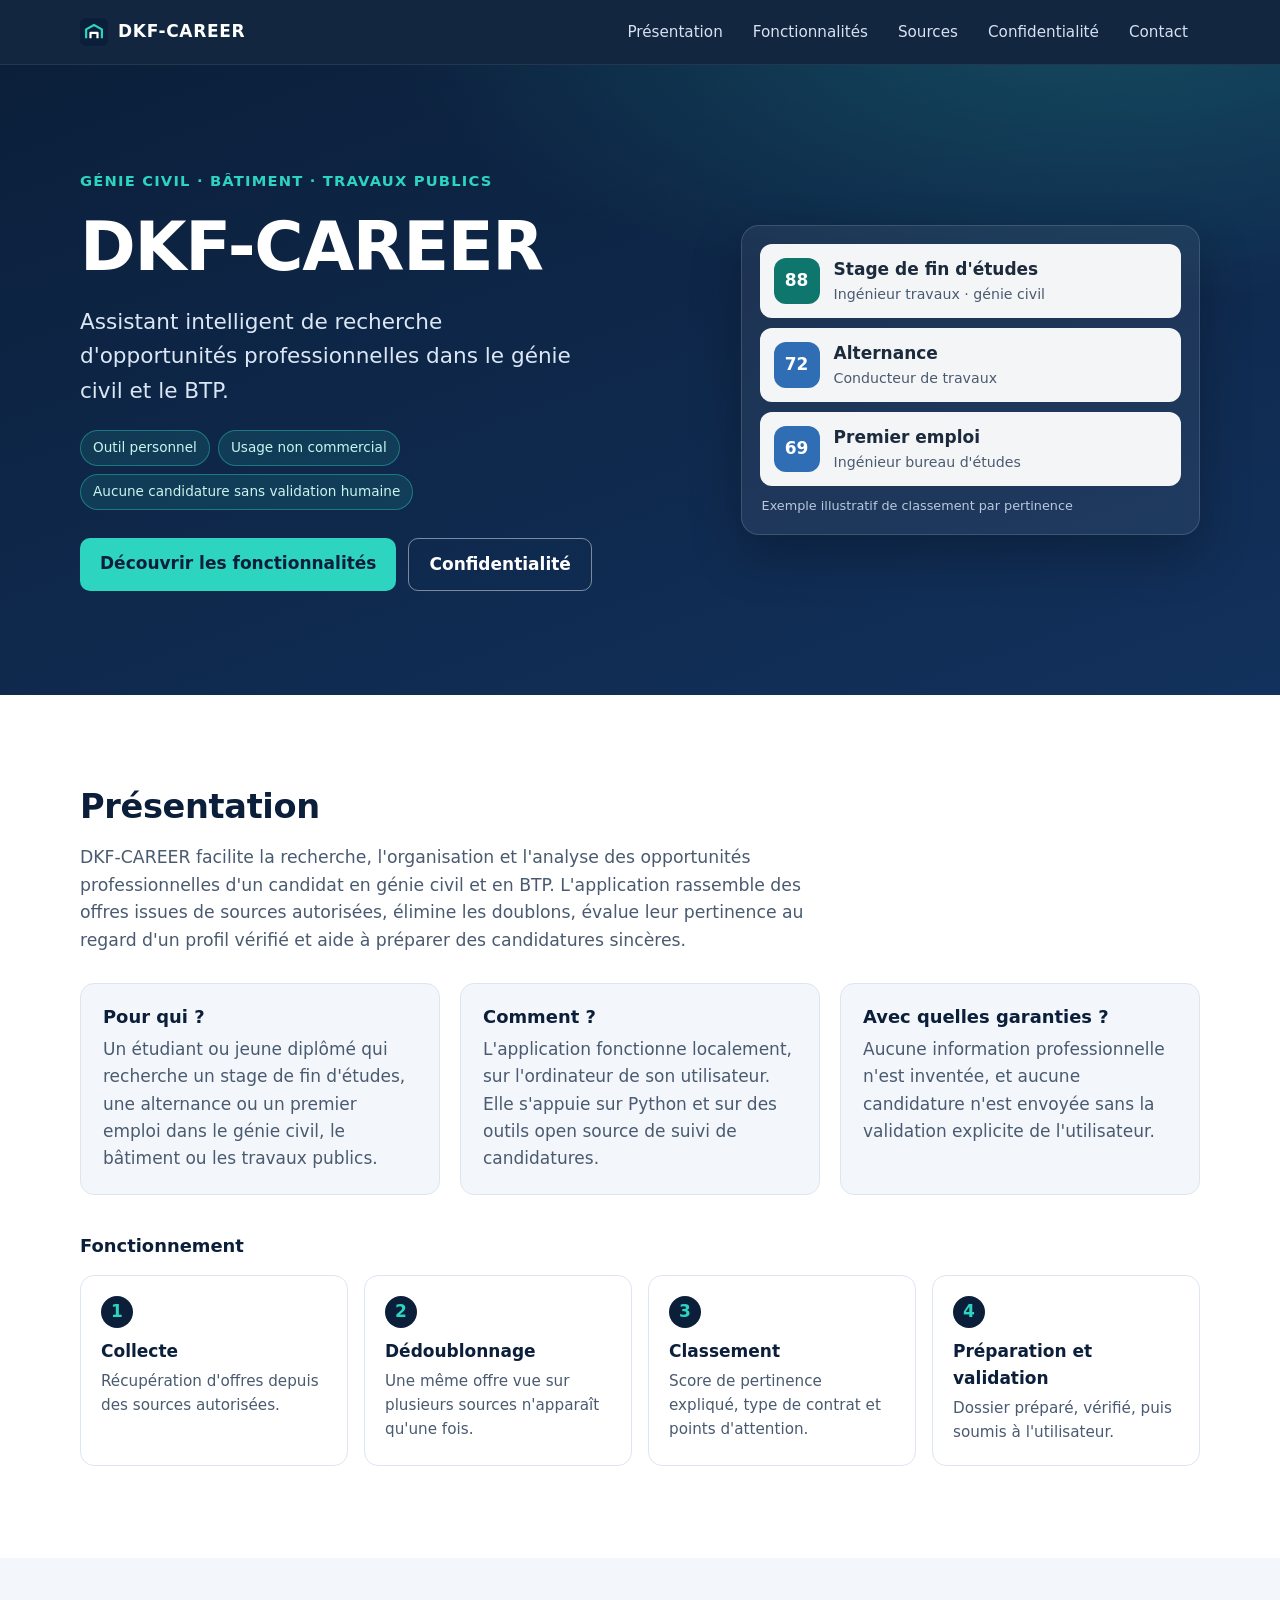
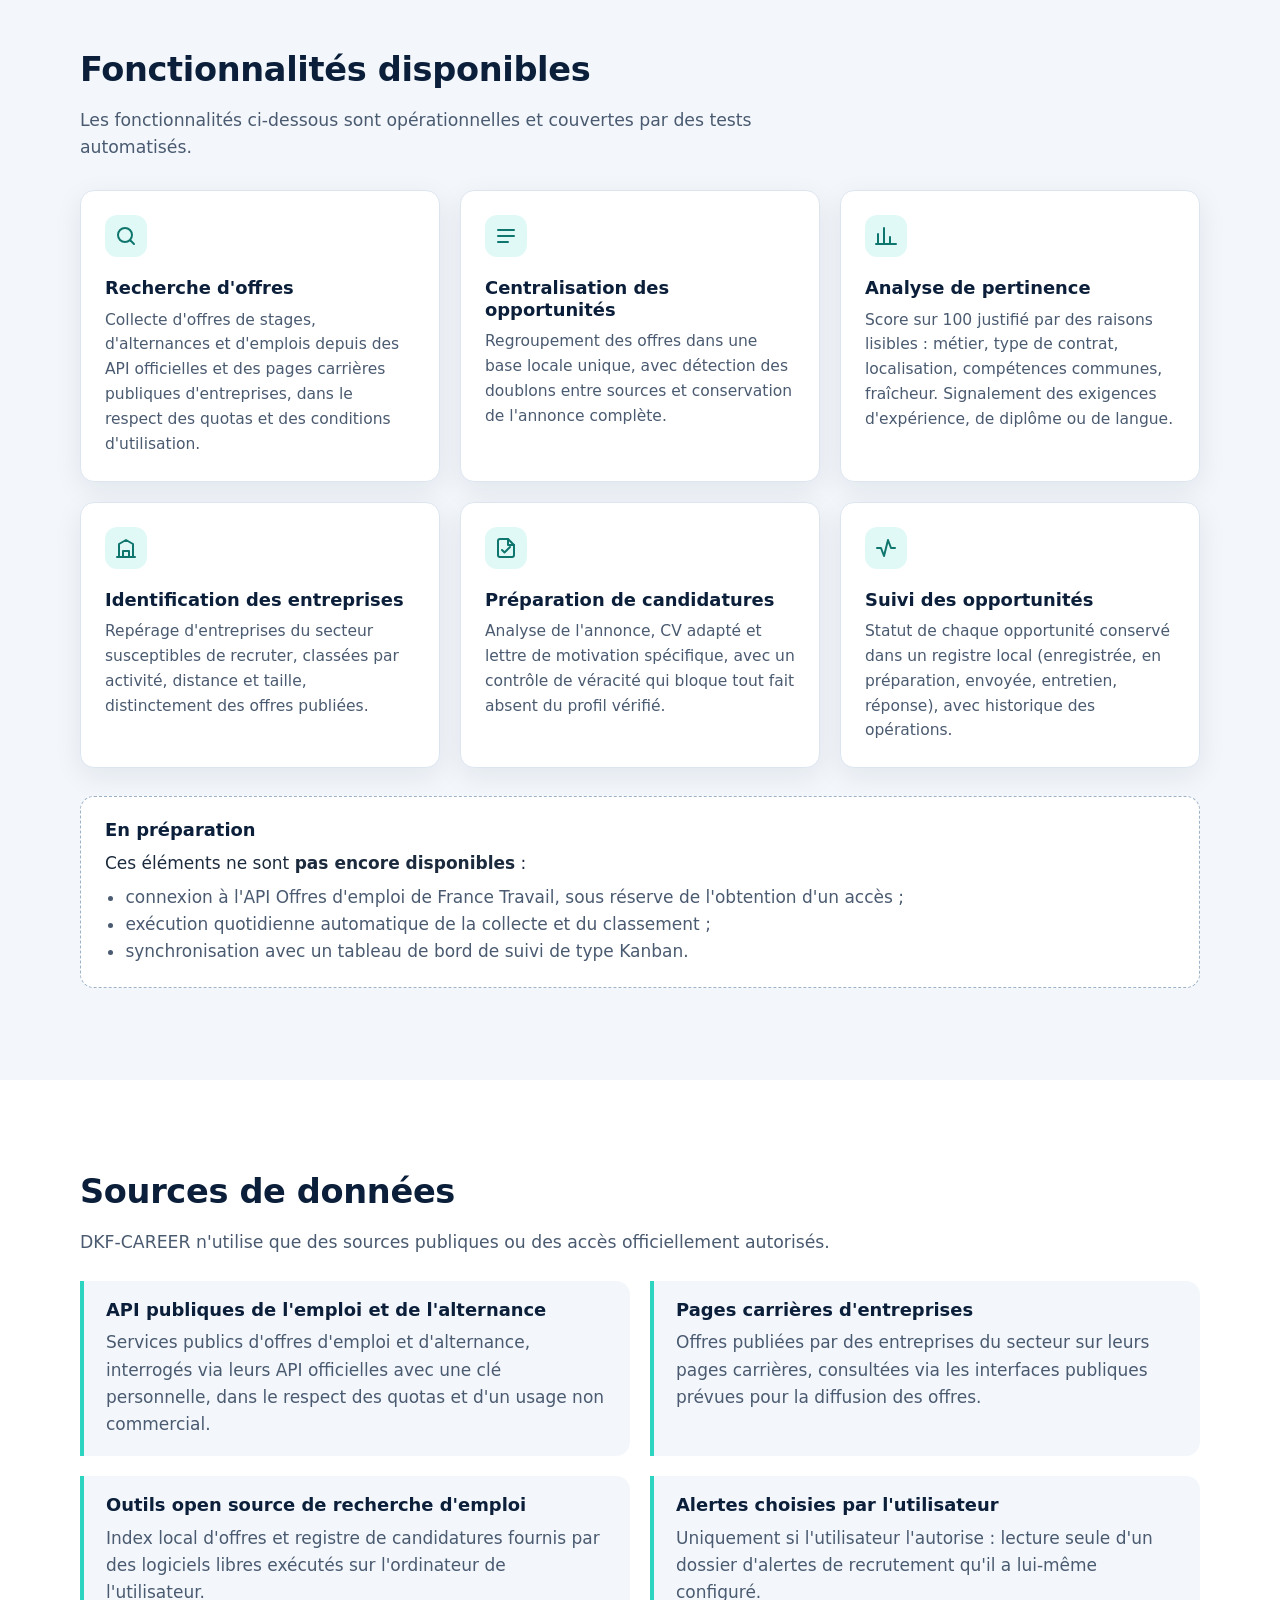
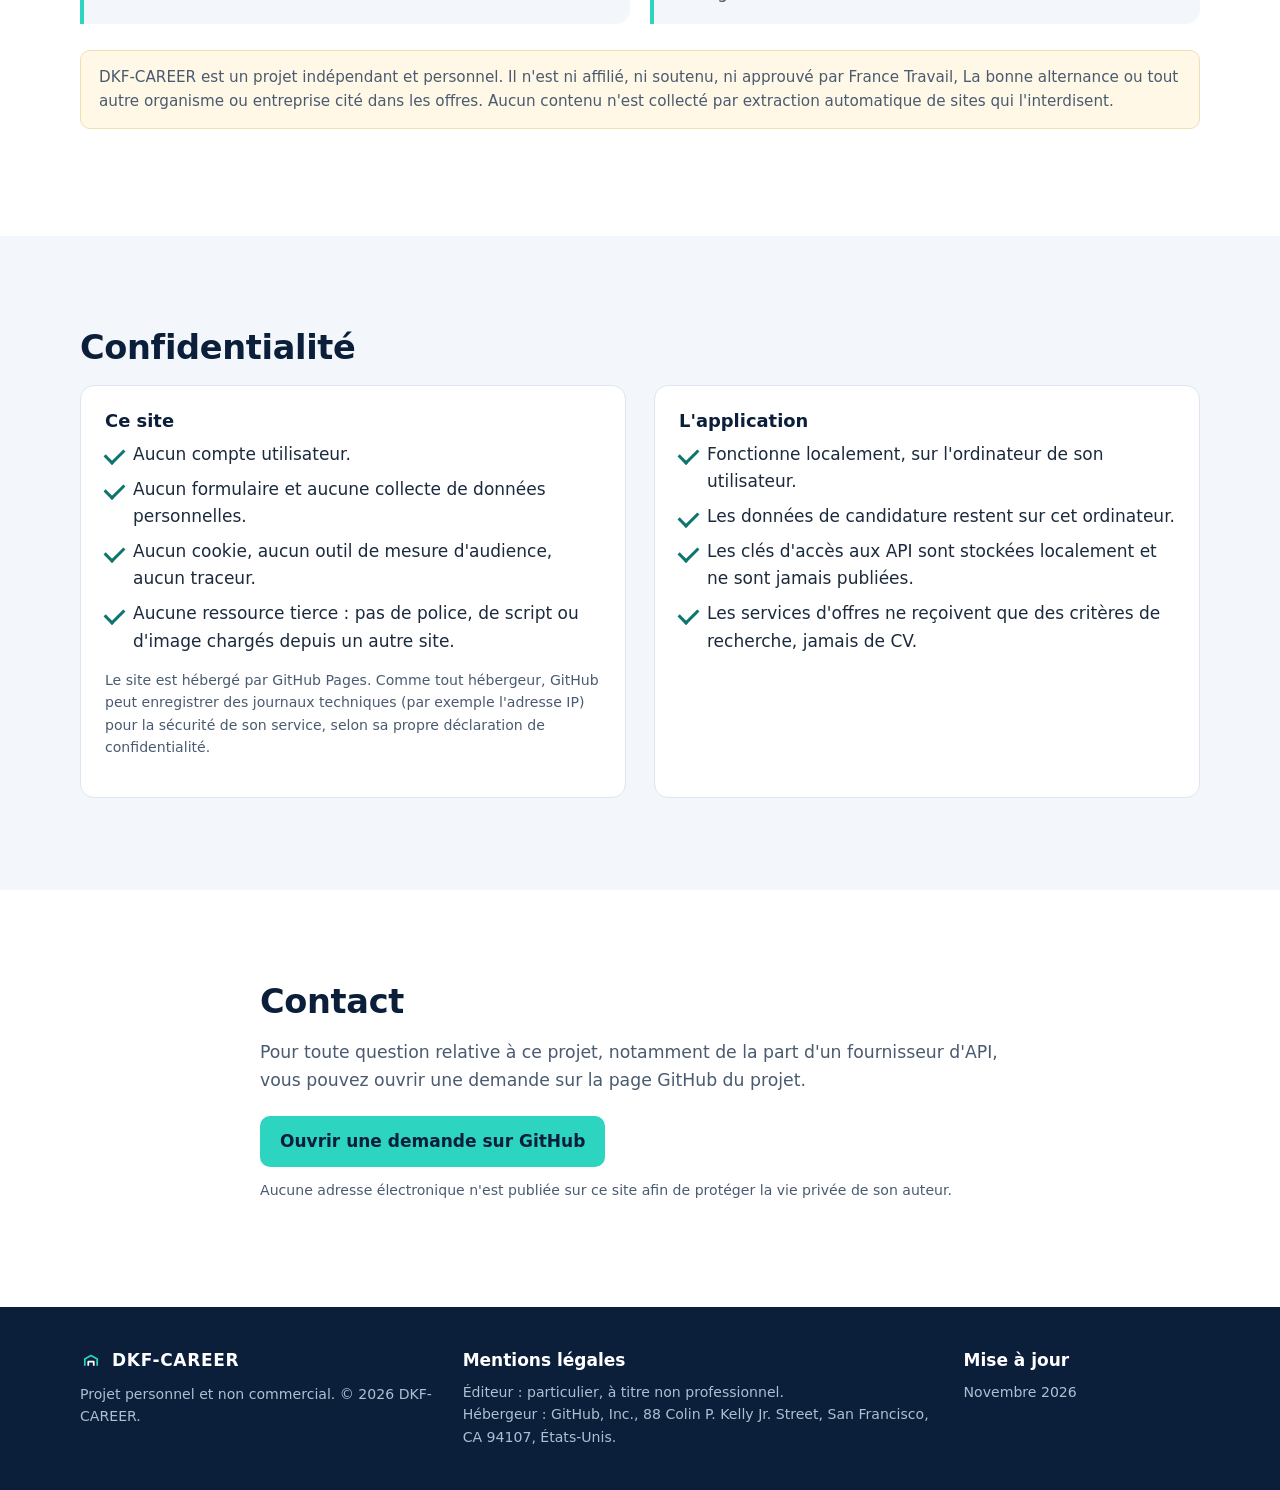
<file: index.html>
<!doctype html>
<html lang="fr">
<head>
  <meta charset="utf-8">
  <meta name="viewport" content="width=device-width, initial-scale=1">
  <meta http-equiv="Content-Security-Policy" content="default-src 'none'; style-src 'self'; img-src 'self' data:; base-uri 'none'; form-action 'none'">
  <meta name="referrer" content="no-referrer">
  <title>DKF-CAREER : assistant de recherche d'opportunités en génie civil et BTP</title>
  <meta name="description" content="DKF-CAREER est un assistant personnel de recherche, d'organisation et d'analyse d'opportunités professionnelles (stages de fin d'études, alternances, premiers emplois) dans le génie civil et le BTP.">
  <meta name="theme-color" content="#0b1f3a">
  <link rel="icon" href="assets/favicon.svg" type="image/svg+xml">
  <link rel="stylesheet" href="assets/style.css">
</head>
<body>
  <a class="evitement" href="#contenu">Aller au contenu</a>

  <header class="entete">
    <div class="conteneur entete__barre">
      <a class="logo" href="#accueil" aria-label="DKF-CAREER, retour à l'accueil">
        <img src="assets/favicon.svg" alt="" width="28" height="28">
        <span>DKF-CAREER</span>
      </a>
      <nav aria-label="Navigation principale">
        <ul class="nav">
          <li><a href="#presentation">Présentation</a></li>
          <li><a href="#fonctionnalites">Fonctionnalités</a></li>
          <li><a href="#sources">Sources</a></li>
          <li><a href="#confidentialite">Confidentialité</a></li>
          <li><a href="#contact">Contact</a></li>
        </ul>
      </nav>
    </div>
  </header>

  <main id="contenu">
    <!-- A. ACCUEIL -->
    <section id="accueil" class="hero">
      <div class="conteneur hero__grille">
        <div>
          <p class="surtitre">Génie civil · Bâtiment · Travaux publics</p>
          <h1>DKF-CAREER</h1>
          <p class="hero__sous-titre">Assistant intelligent de recherche d'opportunités professionnelles dans le génie civil et le BTP.</p>
          <ul class="pastilles" aria-label="Principes">
            <li>Outil personnel</li>
            <li>Usage non commercial</li>
            <li>Aucune candidature sans validation humaine</li>
          </ul>
          <div class="actions">
            <a class="bouton bouton--plein" href="#fonctionnalites">Découvrir les fonctionnalités</a>
            <a class="bouton bouton--contour" href="#confidentialite">Confidentialité</a>
          </div>
        </div>
        <div class="hero__carte" aria-hidden="true">
          <div class="carte-demo">
            <div class="carte-demo__ligne"><span class="score">88</span><div><strong>Stage de fin d'études</strong><small>Ingénieur travaux · génie civil</small></div></div>
            <div class="carte-demo__ligne"><span class="score score--moyen">72</span><div><strong>Alternance</strong><small>Conducteur de travaux</small></div></div>
            <div class="carte-demo__ligne"><span class="score score--moyen">69</span><div><strong>Premier emploi</strong><small>Ingénieur bureau d'études</small></div></div>
            <p class="carte-demo__legende">Exemple illustratif de classement par pertinence</p>
          </div>
        </div>
      </div>
    </section>

    <!-- B. PRÉSENTATION -->
    <section id="presentation" class="section">
      <div class="conteneur">
        <h2>Présentation</h2>
        <p class="chapeau">DKF-CAREER facilite la recherche, l'organisation et l'analyse des opportunités professionnelles d'un candidat en génie civil et en BTP. L'application rassemble des offres issues de sources autorisées, élimine les doublons, évalue leur pertinence au regard d'un profil vérifié et aide à préparer des candidatures sincères.</p>
        <div class="trio">
          <div class="trio__case"><h3>Pour qui ?</h3><p>Un étudiant ou jeune diplômé qui recherche un stage de fin d'études, une alternance ou un premier emploi dans le génie civil, le bâtiment ou les travaux publics.</p></div>
          <div class="trio__case"><h3>Comment ?</h3><p>L'application fonctionne localement, sur l'ordinateur de son utilisateur. Elle s'appuie sur Python et sur des outils open source de suivi de candidatures.</p></div>
          <div class="trio__case"><h3>Avec quelles garanties ?</h3><p>Aucune information professionnelle n'est inventée, et aucune candidature n'est envoyée sans la validation explicite de l'utilisateur.</p></div>
        </div>

        <h3 class="sous-titre-section">Fonctionnement</h3>
        <ol class="etapes">
          <li><span>1</span><strong>Collecte</strong><p>Récupération d'offres depuis des sources autorisées.</p></li>
          <li><span>2</span><strong>Dédoublonnage</strong><p>Une même offre vue sur plusieurs sources n'apparaît qu'une fois.</p></li>
          <li><span>3</span><strong>Classement</strong><p>Score de pertinence expliqué, type de contrat et points d'attention.</p></li>
          <li><span>4</span><strong>Préparation et validation</strong><p>Dossier préparé, vérifié, puis soumis à l'utilisateur.</p></li>
        </ol>
      </div>
    </section>

    <!-- C. FONCTIONNALITÉS -->
    <section id="fonctionnalites" class="section section--claire">
      <div class="conteneur">
        <h2>Fonctionnalités disponibles</h2>
        <p class="chapeau">Les fonctionnalités ci-dessous sont opérationnelles et couvertes par des tests automatisés.</p>
        <div class="grille-cartes">
          <article class="carte">
            <svg class="icone" viewBox="0 0 24 24" aria-hidden="true"><circle cx="11" cy="11" r="7"/><path d="m20 20-3.5-3.5"/></svg>
            <h3>Recherche d'offres</h3>
            <p>Collecte d'offres de stages, d'alternances et d'emplois depuis des API officielles et des pages carrières publiques d'entreprises, dans le respect des quotas et des conditions d'utilisation.</p>
          </article>
          <article class="carte">
            <svg class="icone" viewBox="0 0 24 24" aria-hidden="true"><path d="M4 6h16M4 12h16M4 18h10"/></svg>
            <h3>Centralisation des opportunités</h3>
            <p>Regroupement des offres dans une base locale unique, avec détection des doublons entre sources et conservation de l'annonce complète.</p>
          </article>
          <article class="carte">
            <svg class="icone" viewBox="0 0 24 24" aria-hidden="true"><path d="M4 20V10M10 20V4M16 20v-7M22 20H2"/></svg>
            <h3>Analyse de pertinence</h3>
            <p>Score sur 100 justifié par des raisons lisibles : métier, type de contrat, localisation, compétences communes, fraîcheur. Signalement des exigences d'expérience, de diplôme ou de langue.</p>
          </article>
          <article class="carte">
            <svg class="icone" viewBox="0 0 24 24" aria-hidden="true"><path d="M3 21h18M5 21V8l7-4 7 4v13M9 21v-6h6v6"/></svg>
            <h3>Identification des entreprises</h3>
            <p>Repérage d'entreprises du secteur susceptibles de recruter, classées par activité, distance et taille, distinctement des offres publiées.</p>
          </article>
          <article class="carte">
            <svg class="icone" viewBox="0 0 24 24" aria-hidden="true"><path d="M14 3H6a2 2 0 0 0-2 2v14a2 2 0 0 0 2 2h12a2 2 0 0 0 2-2V9z"/><path d="M14 3v6h6M8 14l2.5 2.5L16 11"/></svg>
            <h3>Préparation de candidatures</h3>
            <p>Analyse de l'annonce, CV adapté et lettre de motivation spécifique, avec un contrôle de véracité qui bloque tout fait absent du profil vérifié.</p>
          </article>
          <article class="carte">
            <svg class="icone" viewBox="0 0 24 24" aria-hidden="true"><path d="M3 12h4l3 8 4-16 3 8h4"/></svg>
            <h3>Suivi des opportunités</h3>
            <p>Statut de chaque opportunité conservé dans un registre local (enregistrée, en préparation, envoyée, entretien, réponse), avec historique des opérations.</p>
          </article>
        </div>

        <div class="encart">
          <h3>En préparation</h3>
          <p>Ces éléments ne sont <strong>pas encore disponibles</strong> :</p>
          <ul>
            <li>connexion à l'API Offres d'emploi de France Travail, sous réserve de l'obtention d'un accès ;</li>
            <li>exécution quotidienne automatique de la collecte et du classement ;</li>
            <li>synchronisation avec un tableau de bord de suivi de type Kanban.</li>
          </ul>
        </div>
      </div>
    </section>

    <!-- D. SOURCES -->
    <section id="sources" class="section">
      <div class="conteneur">
        <h2>Sources de données</h2>
        <p class="chapeau">DKF-CAREER n'utilise que des sources publiques ou des accès officiellement autorisés.</p>
        <div class="grille-sources">
          <div class="source"><h3>API publiques de l'emploi et de l'alternance</h3><p>Services publics d'offres d'emploi et d'alternance, interrogés via leurs API officielles avec une clé personnelle, dans le respect des quotas et d'un usage non commercial.</p></div>
          <div class="source"><h3>Pages carrières d'entreprises</h3><p>Offres publiées par des entreprises du secteur sur leurs pages carrières, consultées via les interfaces publiques prévues pour la diffusion des offres.</p></div>
          <div class="source"><h3>Outils open source de recherche d'emploi</h3><p>Index local d'offres et registre de candidatures fournis par des logiciels libres exécutés sur l'ordinateur de l'utilisateur.</p></div>
          <div class="source"><h3>Alertes choisies par l'utilisateur</h3><p>Uniquement si l'utilisateur l'autorise : lecture seule d'un dossier d'alertes de recrutement qu'il a lui-même configuré.</p></div>
        </div>
        <p class="avertissement">DKF-CAREER est un projet indépendant et personnel. Il n'est ni affilié, ni soutenu, ni approuvé par France Travail, La bonne alternance ou tout autre organisme ou entreprise cité dans les offres. Aucun contenu n'est collecté par extraction automatique de sites qui l'interdisent.</p>
      </div>
    </section>

    <!-- E. CONFIDENTIALITÉ -->
    <section id="confidentialite" class="section section--claire">
      <div class="conteneur">
        <h2>Confidentialité</h2>
        <div class="deux-colonnes">
          <div>
            <h3>Ce site</h3>
            <ul class="liste-coches">
              <li>Aucun compte utilisateur.</li>
              <li>Aucun formulaire et aucune collecte de données personnelles.</li>
              <li>Aucun cookie, aucun outil de mesure d'audience, aucun traceur.</li>
              <li>Aucune ressource tierce : pas de police, de script ou d'image chargés depuis un autre site.</li>
            </ul>
            <p class="petit">Le site est hébergé par GitHub Pages. Comme tout hébergeur, GitHub peut enregistrer des journaux techniques (par exemple l'adresse IP) pour la sécurité de son service, selon sa propre déclaration de confidentialité.</p>
          </div>
          <div>
            <h3>L'application</h3>
            <ul class="liste-coches">
              <li>Fonctionne localement, sur l'ordinateur de son utilisateur.</li>
              <li>Les données de candidature restent sur cet ordinateur.</li>
              <li>Les clés d'accès aux API sont stockées localement et ne sont jamais publiées.</li>
              <li>Les services d'offres ne reçoivent que des critères de recherche, jamais de CV.</li>
            </ul>
          </div>
        </div>
      </div>
    </section>

    <!-- F. CONTACT -->
    <section id="contact" class="section">
      <div class="conteneur conteneur--etroit">
        <h2>Contact</h2>
        <p class="chapeau">Pour toute question relative à ce projet, notamment de la part d'un fournisseur d'API, vous pouvez ouvrir une demande sur la page GitHub du projet.</p>
        <a class="bouton bouton--plein" href="https://github.com/kdjimi/dkf-career-site/issues" rel="noopener noreferrer">Ouvrir une demande sur GitHub</a>
        <p class="petit">Aucune adresse électronique n'est publiée sur ce site afin de protéger la vie privée de son auteur.</p>
      </div>
    </section>
  </main>

  <footer class="pied">
    <div class="conteneur pied__grille">
      <div>
        <p class="logo logo--pied"><img src="assets/favicon.svg" alt="" width="22" height="22"> <span>DKF-CAREER</span></p>
        <p class="petit">Projet personnel et non commercial. © 2026 DKF-CAREER.</p>
      </div>
      <div>
        <p class="pied__titre">Mentions légales</p>
        <p class="petit">Éditeur : particulier, à titre non professionnel.<br>Hébergeur : GitHub, Inc., 88 Colin P. Kelly Jr. Street, San Francisco, CA 94107, États-Unis.</p>
      </div>
      <div>
        <p class="pied__titre">Mise à jour</p>
        <p class="petit">Novembre 2026</p>
      </div>
    </div>
  </footer>
</body>
</html>
</file>
<file: assets/style.css>
/* DKF-CAREER : site vitrine statique. Aucune ressource externe. */
:root {
  --marine: #0b1f3a;
  --marine-2: #12315c;
  --turquoise: #2dd4bf;
  --turquoise-fonce: #0f766e;
  --texte: #1c2a3d;
  --texte-doux: #4a5a70;
  --fond: #ffffff;
  --fond-clair: #f3f7fb;
  --bord: #dde6f0;
  --rayon: 14px;
  --ombre: 0 8px 28px rgba(11, 31, 58, .08);
  --police: "Inter", "Segoe UI Variable", "Segoe UI", system-ui, -apple-system, "Helvetica Neue", Roboto, Arial, sans-serif;
}

* { box-sizing: border-box; }
html { scroll-behavior: smooth; scroll-padding-top: 76px; }
@media (prefers-reduced-motion: reduce) { html { scroll-behavior: auto; } }
body { margin: 0; font-family: var(--police); color: var(--texte); background: var(--fond); line-height: 1.6; font-size: 17px; }
img { max-width: 100%; }
h1, h2, h3 { line-height: 1.2; color: var(--marine); margin: 0 0 .5em; }
h2 { font-size: clamp(1.6rem, 3vw, 2.1rem); letter-spacing: -.01em; }
h3 { font-size: 1.12rem; }
p { margin: 0 0 1em; }
a { color: var(--turquoise-fonce); }
a:focus-visible, .bouton:focus-visible { outline: 3px solid var(--turquoise); outline-offset: 3px; border-radius: 6px; }

.conteneur { width: min(1120px, 100% - 32px); margin-inline: auto; }
.conteneur--etroit { width: min(760px, 100% - 32px); }
.evitement { position: absolute; left: -9999px; }
.evitement:focus { left: 16px; top: 12px; z-index: 100; background: #fff; padding: 8px 12px; border-radius: 8px; }

/* En-tête */
.entete { position: sticky; top: 0; z-index: 50; background: rgba(11, 31, 58, .97); border-bottom: 1px solid rgba(255,255,255,.08); }
.entete__barre { display: flex; align-items: center; justify-content: space-between; gap: 16px; min-height: 64px; }
.logo { display: inline-flex; align-items: center; gap: 10px; color: #fff; font-weight: 800; letter-spacing: .04em; text-decoration: none; }
.nav { display: flex; gap: 6px; list-style: none; margin: 0; padding: 0; }
.nav a { color: #d6e2f0; text-decoration: none; font-size: .95rem; padding: 8px 12px; border-radius: 8px; white-space: nowrap; }
.nav a:hover { color: #fff; background: rgba(255,255,255,.08); }

/* Accueil */
.hero { background: radial-gradient(1200px 500px at 85% -10%, rgba(45,212,191,.22), transparent 60%), linear-gradient(160deg, var(--marine) 0%, var(--marine-2) 100%); color: #fff; padding: clamp(56px, 9vw, 104px) 0; }
.hero__grille { display: grid; grid-template-columns: 1.2fr .9fr; gap: 48px; align-items: center; }
.surtitre { color: var(--turquoise); font-weight: 600; font-size: .92rem; letter-spacing: .08em; text-transform: uppercase; }
.hero h1 { color: #fff; font-size: clamp(2.6rem, 7vw, 4.2rem); letter-spacing: -.02em; margin-bottom: .25em; }
.hero__sous-titre { font-size: clamp(1.1rem, 2.2vw, 1.35rem); color: #dbe7f5; max-width: 38ch; }
.pastilles { display: flex; flex-wrap: wrap; gap: 8px; list-style: none; padding: 0; margin: 22px 0 28px; }
.pastilles li { font-size: .85rem; padding: 6px 12px; border-radius: 999px; background: rgba(45,212,191,.12); border: 1px solid rgba(45,212,191,.4); color: #c9f5ee; }
.actions { display: flex; flex-wrap: wrap; gap: 12px; }
.bouton { display: inline-block; padding: 12px 20px; border-radius: 10px; font-weight: 600; text-decoration: none; transition: transform .15s ease, background .15s ease; }
.bouton:hover { transform: translateY(-1px); }
.bouton--plein { background: var(--turquoise); color: var(--marine); }
.bouton--plein:hover { background: #5eead4; }
.bouton--contour { border: 1px solid rgba(255,255,255,.45); color: #fff; }
.section .bouton--plein { margin: 4px 0 12px; }

.carte-demo { background: rgba(255,255,255,.06); border: 1px solid rgba(255,255,255,.14); border-radius: 18px; padding: 18px; box-shadow: 0 20px 50px rgba(0,0,0,.25); }
.carte-demo__ligne { display: flex; align-items: center; gap: 14px; background: rgba(255,255,255,.95); color: var(--texte); border-radius: 12px; padding: 12px 14px; margin-bottom: 10px; }
.carte-demo__ligne small { display: block; color: var(--texte-doux); }
.score { flex: 0 0 auto; width: 46px; height: 46px; display: grid; place-items: center; border-radius: 12px; font-weight: 800; color: #fff; background: var(--turquoise-fonce); }
.score--moyen { background: #2f6db5; }
.carte-demo__legende { margin: 6px 2px 0; font-size: .8rem; color: #b8c9dd; }

/* Sections */
.section { padding: clamp(56px, 8vw, 92px) 0; }
.section--claire { background: var(--fond-clair); }
.chapeau { font-size: 1.08rem; color: var(--texte-doux); max-width: 70ch; }
.sous-titre-section { margin-top: 40px; }

.trio { display: grid; grid-template-columns: repeat(3, 1fr); gap: 20px; margin-top: 28px; }
.trio__case { background: var(--fond-clair); border: 1px solid var(--bord); border-radius: var(--rayon); padding: 22px; }
.trio__case p { margin: 0; color: var(--texte-doux); }

.etapes { list-style: none; padding: 0; margin: 18px 0 0; display: grid; grid-template-columns: repeat(4, 1fr); gap: 16px; counter-reset: etape; }
.etapes li { position: relative; background: #fff; border: 1px solid var(--bord); border-radius: var(--rayon); padding: 20px; }
.etapes span { display: inline-grid; place-items: center; width: 32px; height: 32px; border-radius: 50%; background: var(--marine); color: var(--turquoise); font-weight: 800; margin-bottom: 10px; }
.etapes strong { display: block; color: var(--marine); margin-bottom: 4px; }
.etapes p { margin: 0; color: var(--texte-doux); font-size: .95rem; }

.grille-cartes { display: grid; grid-template-columns: repeat(3, 1fr); gap: 20px; margin-top: 28px; }
.carte { background: #fff; border: 1px solid var(--bord); border-radius: var(--rayon); padding: 24px; box-shadow: var(--ombre); }
.carte p { margin: 0; color: var(--texte-doux); font-size: .97rem; }
.icone { width: 42px; height: 42px; padding: 9px; border-radius: 12px; background: rgba(45,212,191,.14); stroke: var(--turquoise-fonce); stroke-width: 2; fill: none; stroke-linecap: round; stroke-linejoin: round; margin-bottom: 12px; }

.encart { margin-top: 28px; border: 1px dashed #9fb3c8; border-radius: var(--rayon); padding: 22px 24px; background: #fff; }
.encart ul { margin: 0; padding-left: 1.2em; color: var(--texte-doux); }
.encart p { margin-bottom: .4em; }

.grille-sources { display: grid; grid-template-columns: repeat(2, 1fr); gap: 20px; margin-top: 24px; }
.source { border-left: 4px solid var(--turquoise); background: var(--fond-clair); border-radius: 0 var(--rayon) var(--rayon) 0; padding: 18px 22px; }
.source p { margin: 0; color: var(--texte-doux); }
.avertissement { margin-top: 26px; font-size: .95rem; color: var(--texte-doux); background: #fff8e6; border: 1px solid #f1dfb0; border-radius: 10px; padding: 14px 18px; }

.deux-colonnes { display: grid; grid-template-columns: 1fr 1fr; gap: 28px; margin-top: 12px; }
.deux-colonnes > div { background: #fff; border: 1px solid var(--bord); border-radius: var(--rayon); padding: 24px; }
.liste-coches { list-style: none; padding: 0; margin: 0 0 14px; }
.liste-coches li { position: relative; padding-left: 28px; margin-bottom: 8px; }
.liste-coches li::before { content: ""; position: absolute; left: 0; top: .45em; width: 16px; height: 9px; border-left: 3px solid var(--turquoise-fonce); border-bottom: 3px solid var(--turquoise-fonce); transform: rotate(-45deg); }
.petit { font-size: .88rem; color: var(--texte-doux); }

/* Pied de page */
.pied { background: var(--marine); color: #c6d4e5; padding: 40px 0 28px; }
.pied .petit { color: #aebfd3; }
.pied__grille { display: grid; grid-template-columns: 1.2fr 1.6fr .8fr; gap: 28px; }
.pied__titre { color: #fff; font-weight: 700; margin-bottom: 6px; }
.logo--pied { margin-bottom: 8px; }

/* Tablette */
@media (max-width: 960px) {
  .hero__grille { grid-template-columns: 1fr; }
  .hero__carte { max-width: 520px; }
  .grille-cartes { grid-template-columns: repeat(2, 1fr); }
  .etapes { grid-template-columns: repeat(2, 1fr); }
  .pied__grille { grid-template-columns: 1fr 1fr; }
}
/* Téléphone */
@media (max-width: 640px) {
  body { font-size: 16px; }
  .entete__barre { flex-direction: column; align-items: flex-start; gap: 4px; padding: 10px 0 6px; }
  .entete nav { align-self: stretch; min-width: 0; max-width: 100%; }  /* sinon la barre prend 520 px et la page déborde */
  .nav { width: 100%; overflow-x: auto; scrollbar-width: none; }
  .nav a { padding: 8px 10px; }
  .nav::-webkit-scrollbar { display: none; }
  html { scroll-padding-top: 108px; }
  .trio, .grille-cartes, .etapes, .grille-sources, .deux-colonnes, .pied__grille { grid-template-columns: 1fr; }
}
</file>
